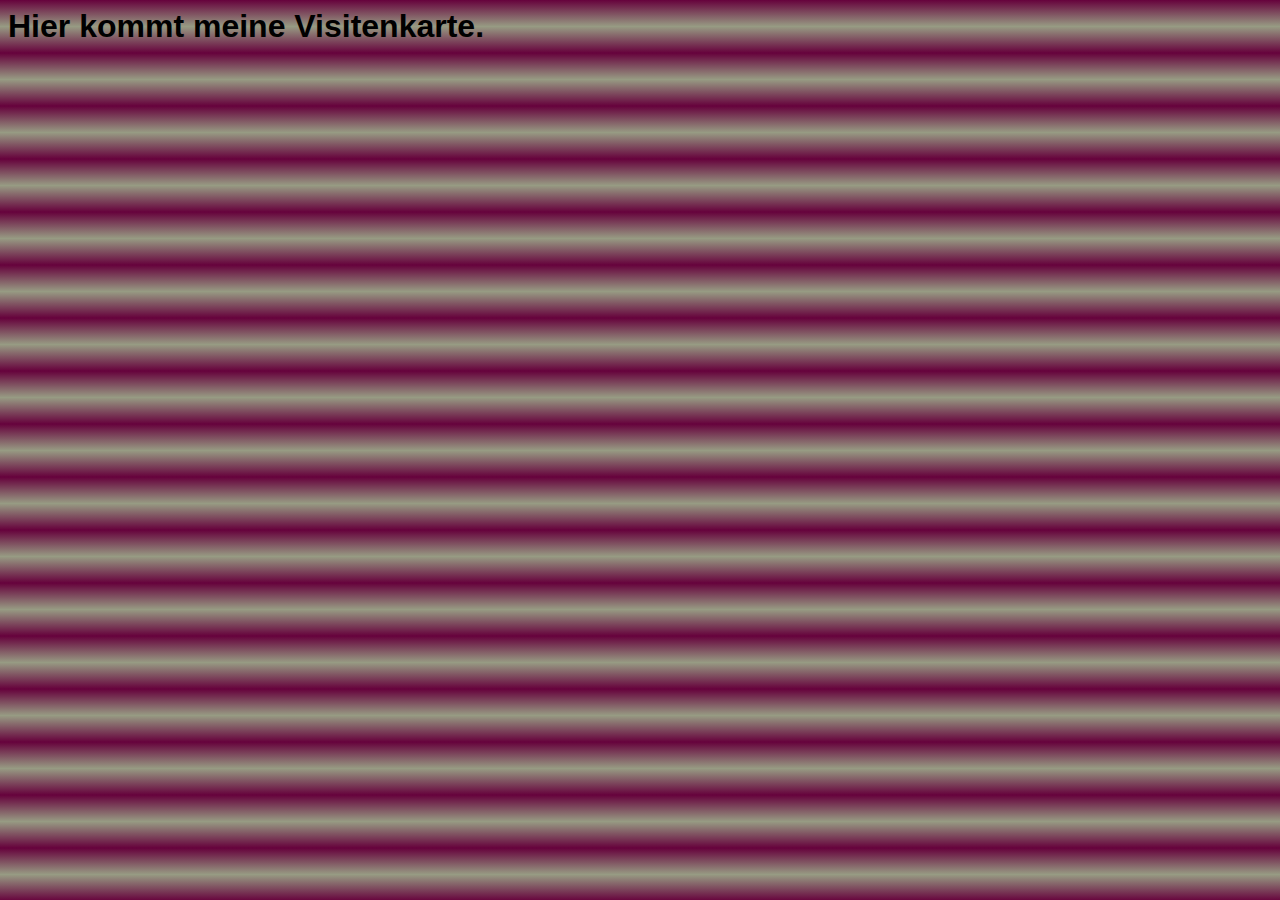
<file: index.html>
<!DOCTYPE html>
<html lang="de">

  <head>
    <meta charset="UTF-8" />
    <meta name="viewport" content="width=device-width, initial-scale=1.0" />
    <meta name="author" content="Sinah Aregger" />
    <meta name="description" content="Ich bin Grafikerin in Ausbildung an der Fachklasse Grafik Luzern."/>
    <link rel="stylesheet" href="style.css" />
    <title>Sinah Aregger</title>
  </head>
  
  <body>
  <h1>Hier kommt meine Visitenkarte.</h1>
  
  </body>
  
</html>
</file>
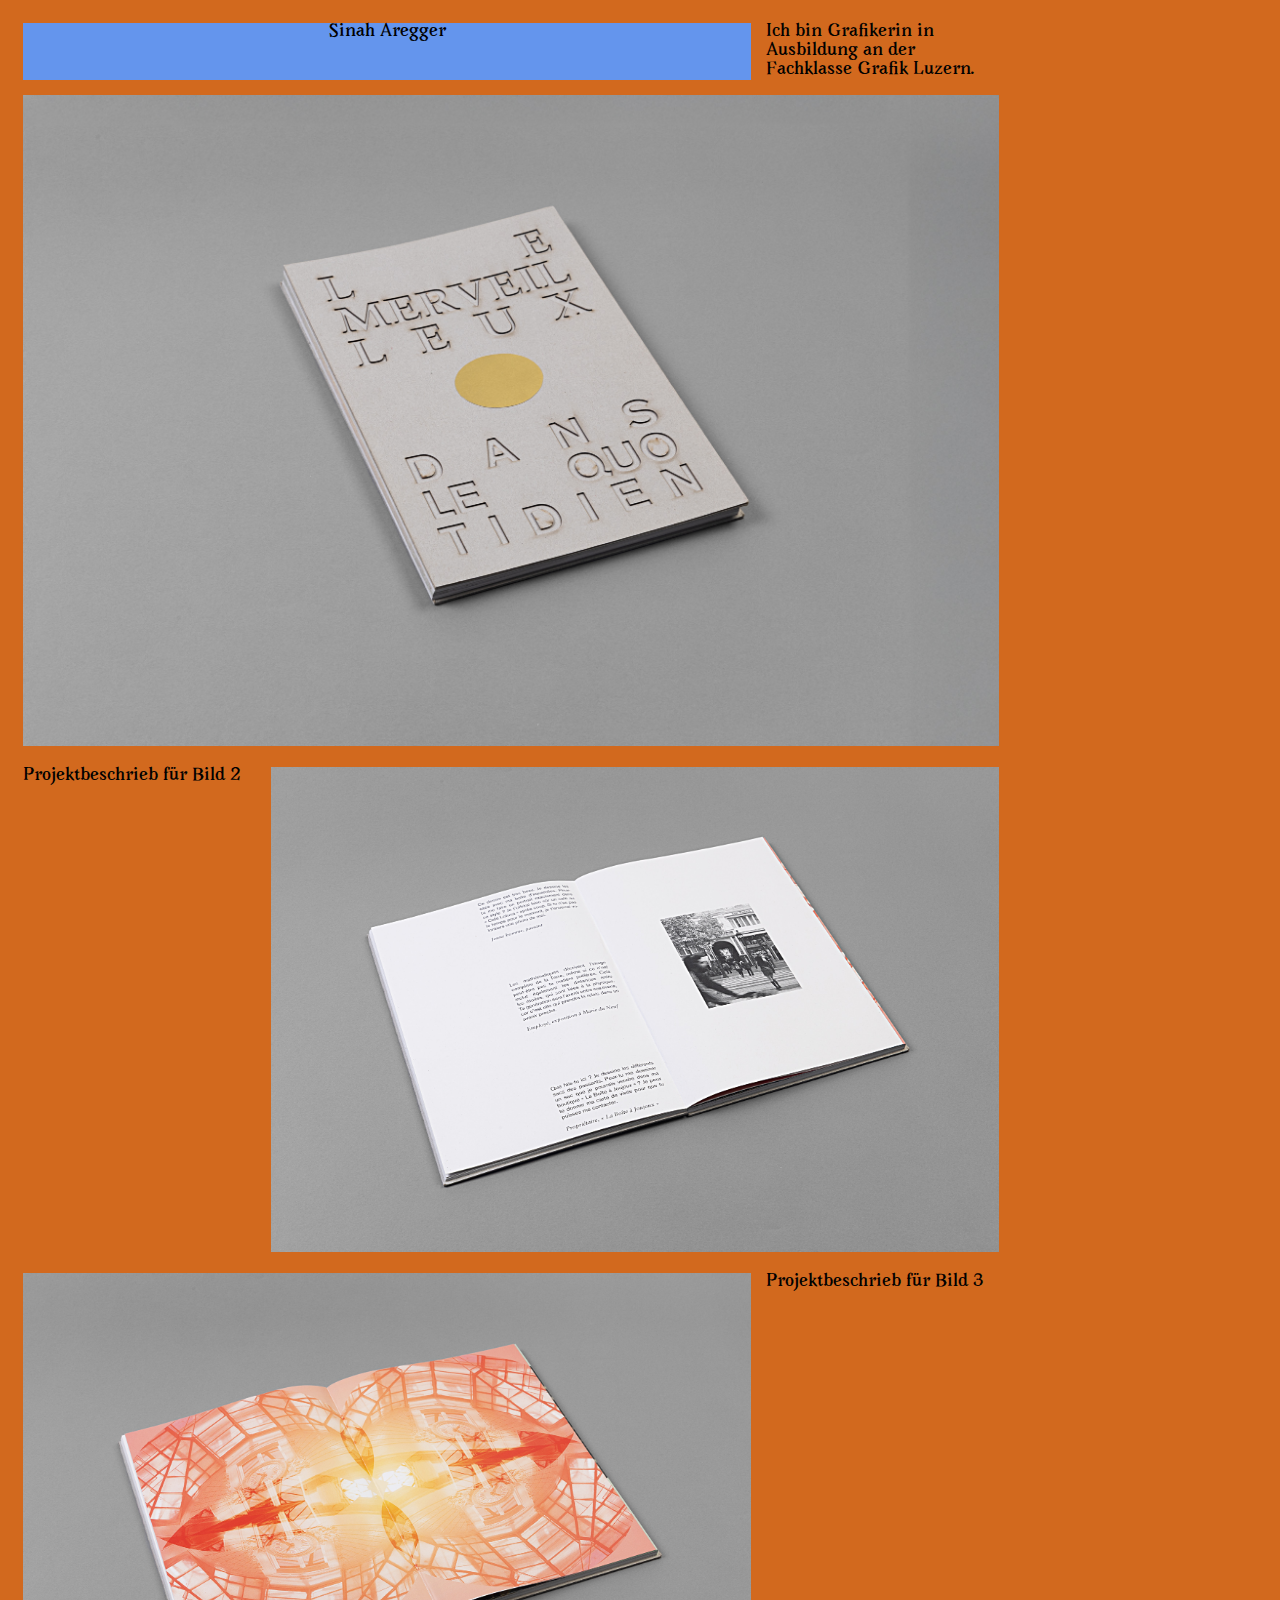
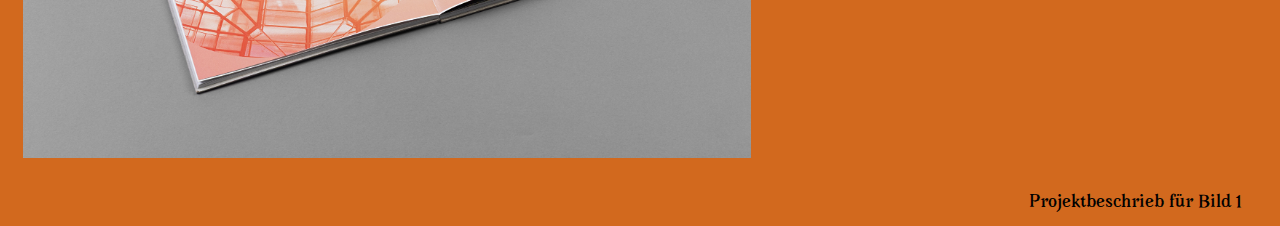
<file: index_v2.html>
<!DOCTYPE html>
<html lang="de">

  <head>
    <meta charset="UTF-8" />
    <meta name="viewport" content="width=device-width, initial-scale=1.0" />
    <meta name="author" content="Sinah Aregger" />
    <meta name="description" content="Ich bin Grafikerin in Ausbildung an der Fachklasse Grafik Luzern."/>
    <link rel="stylesheet" href="style_v2.css" />
    <title>Sinah Aregger</title>
  </head>
  

  <body>
<div class="grid-container">


<div class="name">
  <h1>Sinah Aregger</h1>
</div>

<div class="bio">
<p>Ich bin Grafikerin in Ausbildung an der Fachklasse Grafik Luzern.</p>
</div>

<div class="image-1">
  <img src="data/Aregger-Sinah-Paris-Projekt-1.jpg" />
</div>

<div class="image-2">
  <img src="data/Aregger-Sinah-Paris-Projekt-2.jpg" />
</div>

<div class="image-3">
  <img src="data/Aregger-Sinah-Paris-Projekt-3.jpg" />
</div>

<div class="text-1">
  <p>Projektbeschrieb für Bild 1</p>
</div>

<div class="text-2">
  <p>Projektbeschrieb für Bild 2</p>
</div>

<div class="text-3">
  <p>Projektbeschrieb für Bild 3</p>
</div>


  <!-- ACHTUNG HIER ENDET UNSER GRID CONTAINER -->
</div>








  <!-- ACHTUNG ALLER INHALT MUSS VOR DIESER LINIE REIN -->
  </body>
  
</html>
</file>
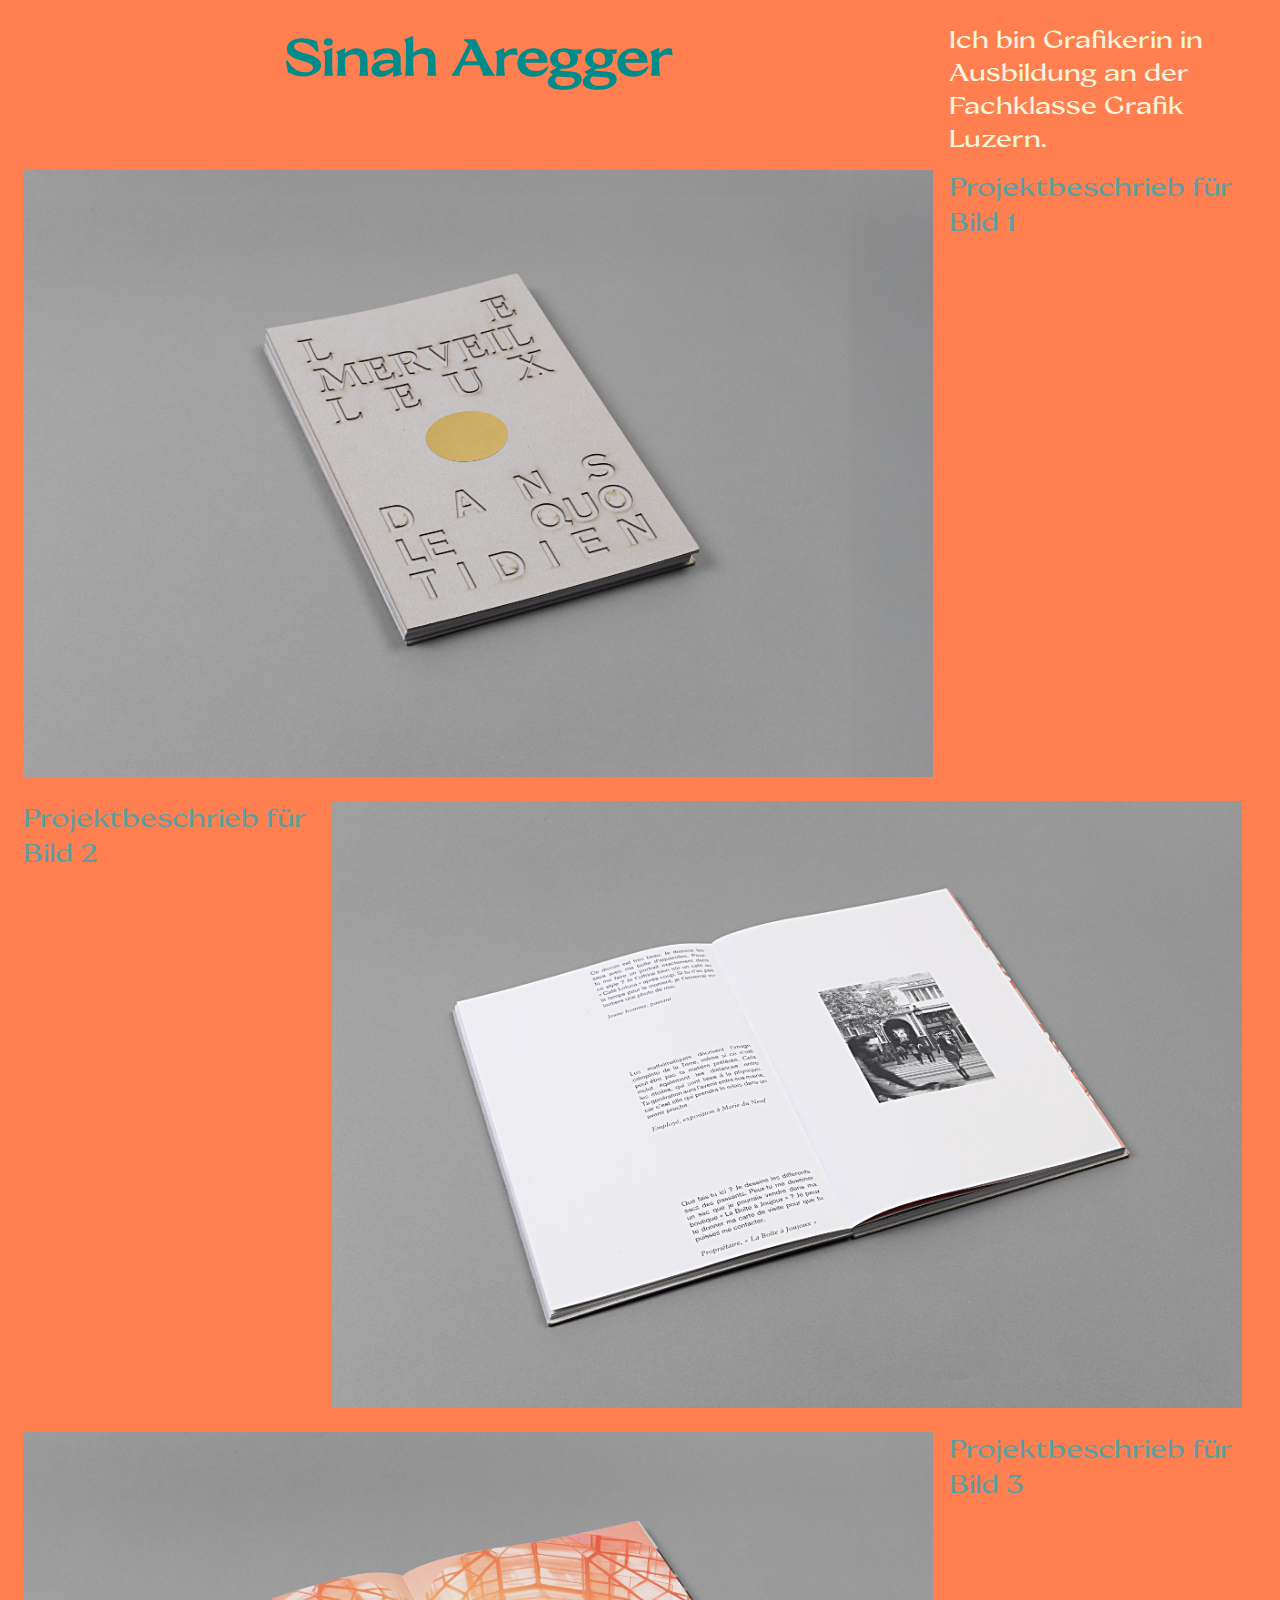
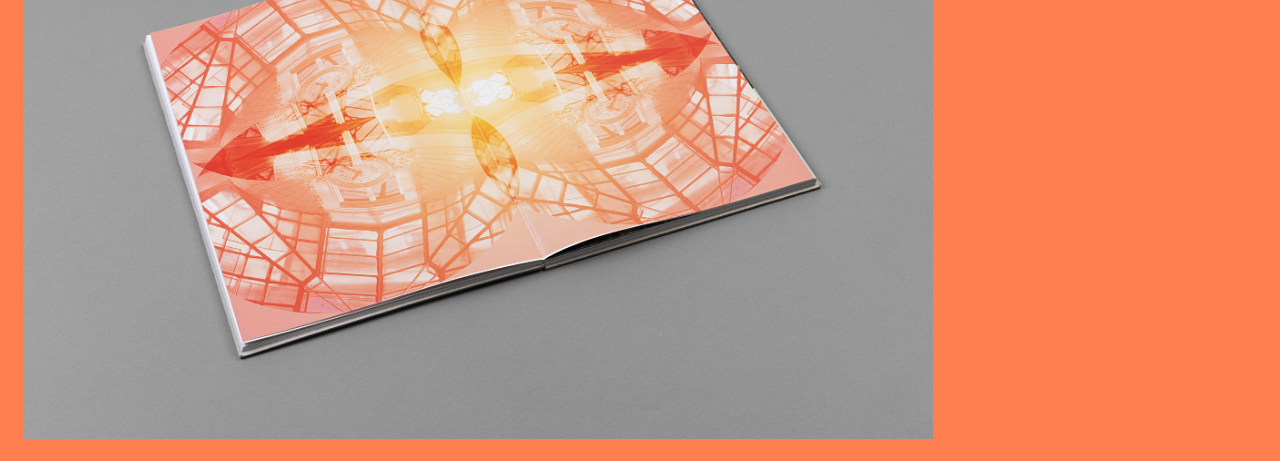
<file: index_v3.html>
<!DOCTYPE html>
<html lang="de">

  <head>
    <meta charset="UTF-8" />
    <meta name="viewport" content="width=device-width, initial-scale=1.0" />
    <meta name="author" content="Sinah Aregger" />
    <meta name="description" content="Ich bin Grafikerin in Ausbildung an der Fachklasse Grafik Luzern."/>
    <link rel="stylesheet" href="style_v3.css" />
    <title>Sinah Aregger</title>
  </head>
  

  <body>
<div class="grid-container">


<div class="name">
  <h1>Sinah Aregger</h1>
</div>

<div class="bio">
<p>Ich bin Grafikerin in Ausbildung an der Fachklasse Grafik Luzern.</p>
</div>

<div class="image-1">
  <img src="data/Aregger-Sinah-Paris-Projekt-1.jpg" />
</div>

<div class="image-2">
  <img src="data/Aregger-Sinah-Paris-Projekt-2.jpg" />
</div>

<div class="image-3">
  <img src="data/Aregger-Sinah-Paris-Projekt-3.jpg" />
</div>

<div class="text-1">
  <p>Projektbeschrieb für Bild 1</p>
</div>

<div class="text-2">
  <p>Projektbeschrieb für Bild 2</p>
</div>

<div class="text-3">
  <p>Projektbeschrieb für Bild 3</p>
</div>


  <!-- ACHTUNG HIER ENDET UNSER GRID CONTAINER -->
</div>








  <!-- ACHTUNG ALLER INHALT MUSS VOR DIESER LINIE REIN -->
  </body>
  
</html>
</file>
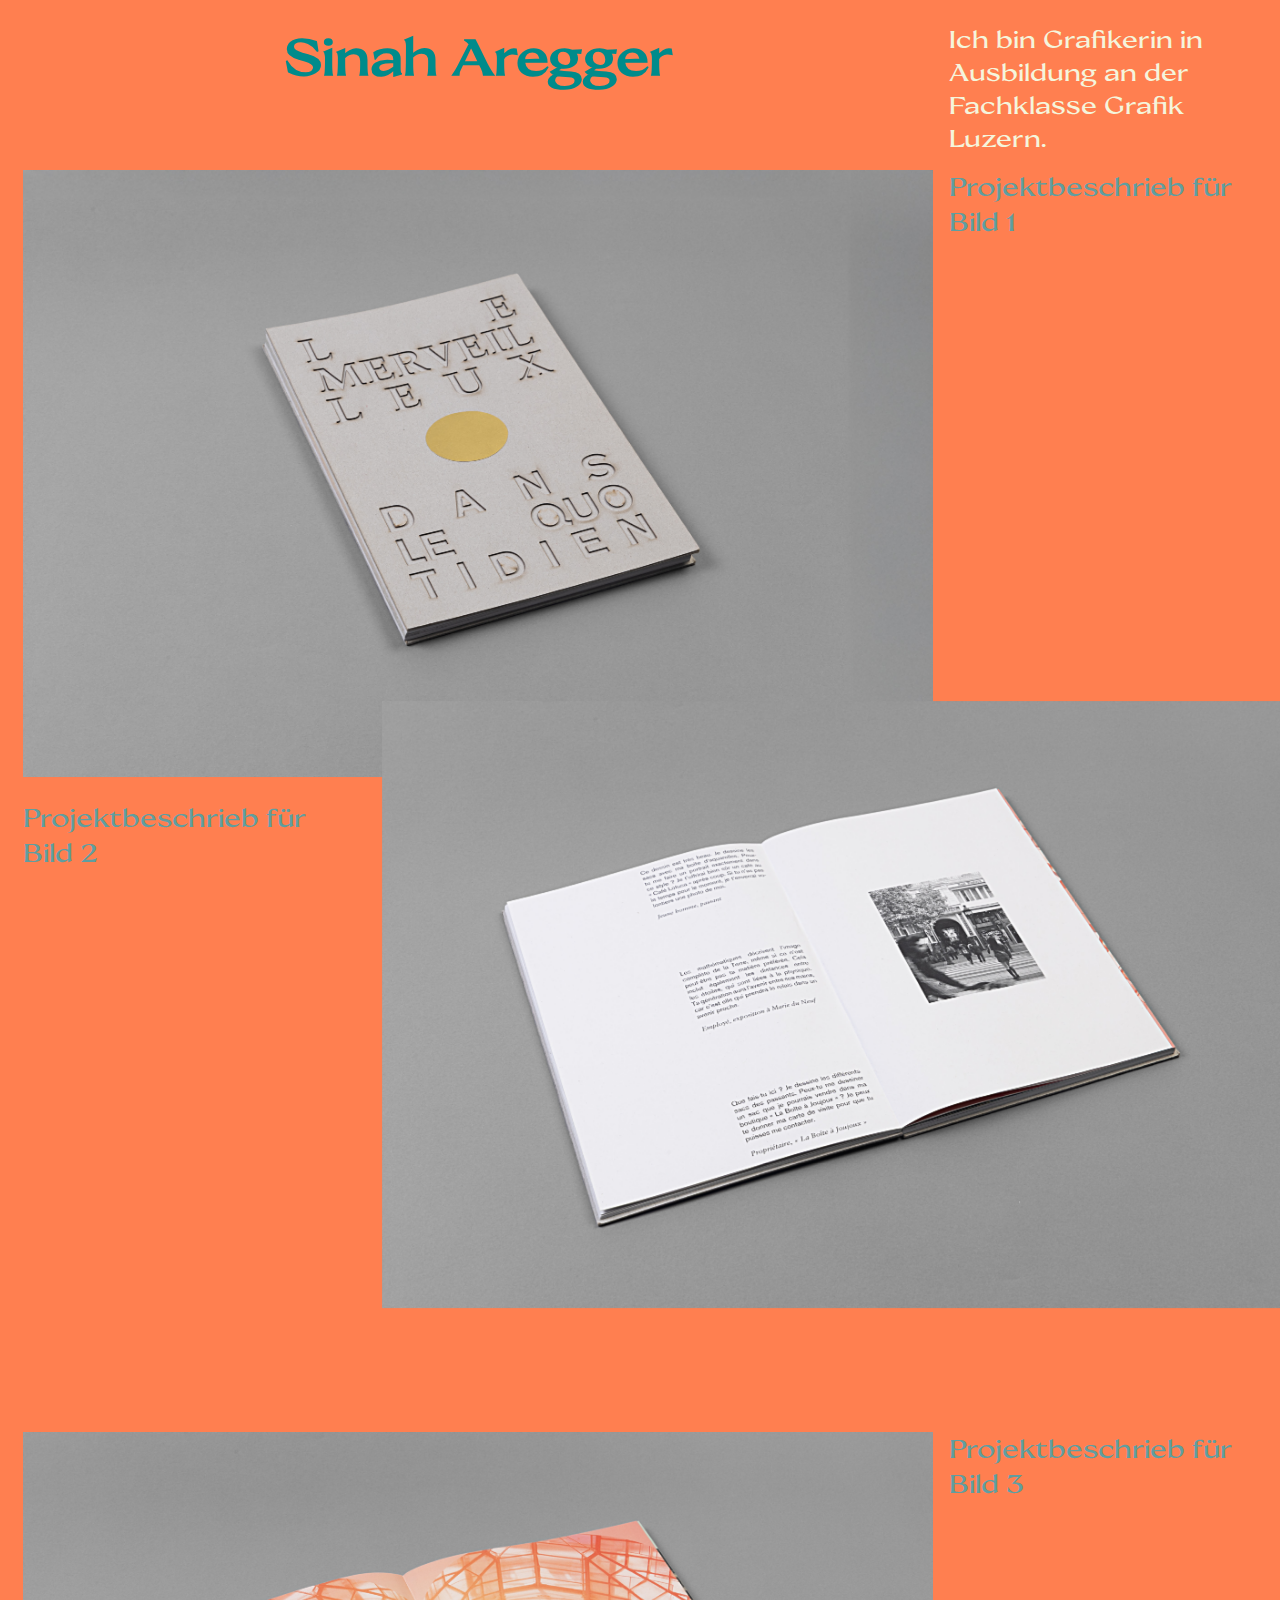
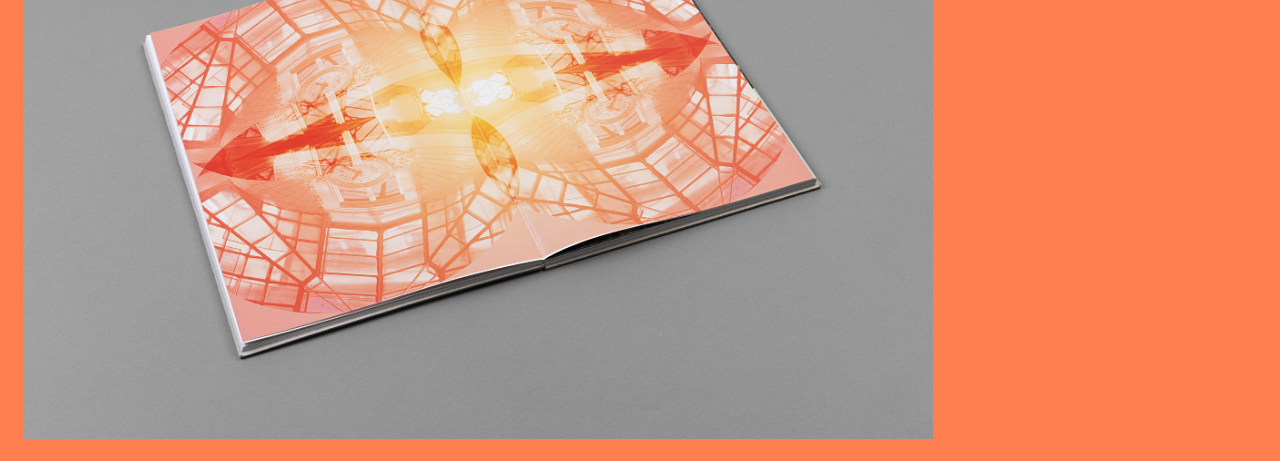
<file: index_v4.html>
<!DOCTYPE html>
<html lang="de">

  <head>
    <meta charset="UTF-8" />
    <meta name="viewport" content="width=device-width, initial-scale=1.0" />
    <meta name="author" content="Sinah Aregger" />
    <meta name="description" content="Ich bin Grafikerin in Ausbildung an der Fachklasse Grafik Luzern."/>
    <link rel="stylesheet" href="style_v4.css" />
    <title>Sinah Aregger</title>
  </head>
  

  <body>
<div class="grid-container">
  
<div class="name">
  <h1><a href="mailto:Sinah_Aregger@sluz.ch">Sinah Aregger</a></h1>
</div>

<div class="bio">
<p>Ich bin Grafikerin in Ausbildung an der Fachklasse Grafik Luzern.</p>
</div>

<div class="image-1">
  <img src="data/Aregger-Sinah-Paris-Projekt-1.jpg" class="a" />
  <img src="data/Aregger-Sinah-Paris-Projekt-4.jpg" class="b" />
</div>

<div class="image-2">
  <img src="data/Aregger-Sinah-Paris-Projekt-2.jpg" />
</div>

<div class="image-3">
  <img src="data/Aregger-Sinah-Paris-Projekt-3.jpg" />
</div>

<div class="text-1">
  <p>Projektbeschrieb für Bild 1</p>
</div>

<div class="text-2">
  <p>Projektbeschrieb für Bild 2</p>
</div>

<div class="text-3">
  <p>Projektbeschrieb für Bild 3</p>
</div>


  <!-- ACHTUNG HIER ENDET UNSER GRID CONTAINER -->
</div>








  <!-- ACHTUNG ALLER INHALT MUSS VOR DIESER LINIE REIN -->
  </body>
  
</html>
</file>
<file: style.css>
img {
    max-width: 100%;
    height: auto; 
}

p, h1 {
    margin: 0;
}

body {
background: linear-gradient(180deg, rgba(102, 2, 60, 1) 0%, rgba(151, 155, 131, 1) 50%, rgba(102, 2, 60, 1) 100%);
    font-family: "iowan-old-style-bt", sans-serif;
font-weight: 400;
font-style: normal;
 overflow-x: visible;
}


a {
    text-decoration: none;
    color: inherit;
}

html {
  scroll-behavior: smooth;
   overflow-x: visible;
}

/* --------------------------------------------------- RASTER --------------------------------------------------- */ 

/* Grid-Container */
.grid-container {
  display: grid;
  padding: 40px;
  column-gap: 80px;  /* Abstand zwischen Spalten */
  row-gap: 40px;     /* Abstand zwischen Zeilen */
  overflow: visible;
  grid-template-columns: 1fr 1fr 1fr;
  grid-template-areas:
  "name name nav"
  ". about about-text"
  "paris . ."
  "paris-1 . sitz "
  "paris-2 schrift sitz-1"
  "paris-3 schrift-1 sitz-2 "
  "paris-4 schrift-2 sitz-3 "
  "paris-5 schrift-3 sitz-4 "
  "paris-text schrift-4 sitz-5"
  ". schrift-5 sitz-text"
  ". schrift-text ."
}

/* --------------------------------------------------- ELEMENTE --------------------------------------------------- */ 


.name {
    grid-area: name;
    margin-top: 120px;
    margin-bottom: 10px;
}

.name h1 {
    text-align: left;
    font-size: 266.667px;
    color: #979B83;
    font-family: "iowan-old-style-bt";
font-weight: 400;
font-style: normal;
line-height: 240px;
}


.nav {
    grid-area: nav;
    display: flex;
    gap: 60px;
    justify-content: right;
}

.nav p {
    font-size: 24px;
    font-weight: 400;
    font-style: italic;
    color:#979B83; 
}


#nav-2 {
  scroll-margin-top: -265px;
}


.nav-3 {
    text-decoration: none;
    color: inherit;
      font-size: 24px;
    font-weight: 400;
    font-style: italic;
    color:#979B83; 
}



.about-text {
    grid-area: about-text;
    align-self: end;
    
}

.about-text p {
    font-size: 24px;
    text-align: left;
     color:#66023C;
    font-family: "iowan-old-style-bt";
}

.italic-link {
  font-style: italic !important;
  font-family: "iowan-old-style-bt" !important;
  color:#979B83;
}

.paris {
    grid-area: paris;
    align-self: end;
    margin-top: 40px;
    margin-bottom: -30px;

}

.paris p,
.sitz p,
.schrift p {
    font-size: 69.3px;
    grid-column: 1;
    color:#66023C;
}

.paris-1 img, .paris-2 img, .paris-3 img, .paris-4 img, .paris-5 img,
.sitz-1 img, .sitz-2 img, .sitz-3 img, .sitz-4 img, .sitz-5 img,
.schrift-1 img, .schrift-2 img, .schrift-3 img, .schrift-4 img, .schrift-5 img {
    position: relative;
    z-index: 1;
}

.paris-1 img:hover, .paris-2 img:hover, .paris-3 img:hover, .paris-4 img:hover, .paris-5 img:hover,
.sitz-1 img:hover, .sitz-2 img:hover, .sitz-3 img:hover, .sitz-4 img:hover, .sitz-5 img:hover,
.schrift-1 img:hover, .schrift-2 img:hover, .schrift-3 img:hover, .schrift-4 img:hover, .schrift-5 img:hover {
    z-index: 999;
}


.paris-1 {
    grid-area: paris-1;     
}

.paris-1 img {
    transition: transform 0.3s ease;
    transform-origin: left center;
}

.paris-1 img:hover {
    transform: scale(2.16);
}


.paris-2 {
    grid-area: paris-2;
}

.paris-2 img {
 transition: transform 0.3s ease;
 transform-origin: left;
}

.paris-2 img:hover {
 transform: scale(2.16);
}


.paris-3 {
    grid-area: paris-3;
}

.paris-3 img {
    transition: transform 0.3s ease;
    transform-origin: left;
}   

.paris-3 img:hover {
    transform: scale(2.16);
}


.paris-4 {
    grid-area: paris-4;
}

.paris-4 img {
    transition: transform 0.3s ease;
    transform-origin: left;
}   

.paris-4 img:hover {
    transform: scale(2.16);
}


.paris-5 {
    grid-area: paris-5;
}

.paris-5 img {
    transition: transform 0.3s ease;
    transform-origin: left;
}   

.paris-5 img:hover {
    transform: scale(2.16);
}


.paris-text {
    grid-area: paris-text;
}

.paris-text p {
    font-size: 24px;
    color: #979B83;
}


.sitz {
    grid-area: sitz;
    align-self: end;
    margin-bottom: -30px;
}


.sitz-1 {
    grid-area: sitz-1;
}

.sitz-1 img {
    transition: transform 0.3s ease;
    transform-origin: right;
}   

.sitz-1 img:hover {
    transform: scale(2.16);
}


.sitz-2 {
    grid-area: sitz-2;
}

.sitz-2 img {
    transition: transform 0.3s ease;
    transform-origin: right;
}   

.sitz-2 img:hover {
    transform: scale(2.16);
}


.sitz-3 {
    grid-area: sitz-3;
}

.sitz-3 img {
    transition: transform 0.3s ease;
    transform-origin: right;
}   

.sitz-3 img:hover {
    transform: scale(2.16);
}


.sitz-4 {
    grid-area: sitz-4;
    overflow: visible;
}

.sitz-4 img {
    transition: transform 0.3s ease;
    transform-origin: right;
}   

.sitz-4 img:hover {
    transform: scale(2.16);
    transform-origin: right;
}


.sitz-5 {
    grid-area: sitz-5;
}

.sitz-5 img {
    transition: transform 0.3s ease;
    transform-origin: right;
}   

.sitz-5 img:hover {
    transform: scale(2.16);
}


.sitz-text {
grid-area: sitz-text;
}

.sitz-text p {
    font-size: 24px;
    color: #979B83;
}


.schrift {
    grid-area: schrift;
    align-self: end;
    margin-bottom: -30px;
}


.schrift-1 {
    grid-area: schrift-1;
}

.schrift-1 img {
    transition: transform 0.3s ease;
    transform-origin: center;
}   

.schrift-1 img:hover {
    transform: scale(2.16);
}


.schrift-2 {
    grid-area: schrift-2;
}

.schrift-2 img {
    transition: transform 0.3s ease;
    transform-origin: center;
}   

.schrift-2 img:hover {
    transform: scale(2.16);
}


.schrift-3 {
    grid-area: schrift-3;
}

.schrift-3 img {
    transition: transform 0.3s ease;
    transform-origin: center;
}   

.schrift-3 img:hover {
    transform: scale(2.16);
}


.schrift-4 {
    grid-area: schrift-4;
}

.sitz-4 img {
    transition: transform 0.3s ease;
    transform-origin: center;
}   

.schrift-4 img:hover {
    transform: scale(2.16);
}


.schrift-5 {
    grid-area: schrift-5;
}

.schrift-5 img {
    transition: transform 0.3s ease;
    transform-origin: center;
}   

.schrift-5 img:hover {
    transform: scale(2.16);
}


.schrift-text {
    grid-area: schrift-text;
}

.schrift-text p {
    font-size: 24px;
    color: #979B83;
}

.grid-container:has(.paris-1:hover) .sitz,
.grid-container:has(.paris-1:hover) .sitz-1,
.grid-container:has(.paris-1:hover) .sitz-2,
.grid-container:has(.paris-1:hover) .sitz-3,
.grid-container:has(.paris-1:hover) .sitz-4,
.grid-container:has(.paris-1:hover) .sitz-5,
.grid-container:has(.paris-1:hover) .sitz-text,
.grid-container:has(.paris-1:hover) .schrift,
.grid-container:has(.paris-1:hover) .schrift-1,
.grid-container:has(.paris-1:hover) .schrift-2,
.grid-container:has(.paris-1:hover) .schrift-3,
.grid-container:has(.paris-1:hover) .schrift-4,
.grid-container:has(.paris-1:hover) .schrift-5,
.grid-container:has(.paris-1:hover) .schrift-text {
    filter: opacity(25%);
    transition: filter 0.3s ease-in-out
}

.grid-container:has(.paris-2:hover) .sitz,
.grid-container:has(.paris-2:hover) .sitz-1,
.grid-container:has(.paris-2:hover) .sitz-2,
.grid-container:has(.paris-2:hover) .sitz-3,
.grid-container:has(.paris-2:hover) .sitz-4,
.grid-container:has(.paris-2:hover) .sitz-5,
.grid-container:has(.paris-2:hover) .sitz-text,
.grid-container:has(.paris-2:hover) .schrift,
.grid-container:has(.paris-2:hover) .schrift-1,
.grid-container:has(.paris-2:hover) .schrift-2,
.grid-container:has(.paris-2:hover) .schrift-3,
.grid-container:has(.paris-2:hover) .schrift-4,
.grid-container:has(.paris-2:hover) .schrift-5, 
.grid-container:has(.paris-1:hover) .schrift-text {
    filter: opacity(25%);
    transition: filter 0.3s ease-in-out
}

.grid-container:has(.paris-3:hover) .sitz,
.grid-container:has(.paris-3:hover) .sitz-1,
.grid-container:has(.paris-3:hover) .sitz-2,
.grid-container:has(.paris-3:hover) .sitz-3,
.grid-container:has(.paris-3:hover) .sitz-4,
.grid-container:has(.paris-3:hover) .sitz-5,
.grid-container:has(.paris-3:hover) .sitz-text,
.grid-container:has(.paris-3:hover) .schrift,
.grid-container:has(.paris-3:hover) .schrift-1,
.grid-container:has(.paris-3:hover) .schrift-2,
.grid-container:has(.paris-3:hover) .schrift-3,
.grid-container:has(.paris-3:hover) .schrift-4,
.grid-container:has(.paris-3:hover) .schrift-5,
.grid-container:has(.paris-1:hover) .schrift-text {
    filter: opacity(25%);
    transition: filter 0.3s ease-in-out
}

.grid-container:has(.paris-4:hover) .sitz,
.grid-container:has(.paris-4:hover) .sitz-1,
.grid-container:has(.paris-4:hover) .sitz-2,
.grid-container:has(.paris-4:hover) .sitz-3,
.grid-container:has(.paris-4:hover) .sitz-4,
.grid-container:has(.paris-4:hover) .sitz-5,
.grid-container:has(.paris-4:hover) .sitz-text,
.grid-container:has(.paris-4:hover) .schrift,
.grid-container:has(.paris-4:hover) .schrift-1,
.grid-container:has(.paris-4:hover) .schrift-2,
.grid-container:has(.paris-4:hover) .schrift-3,
.grid-container:has(.paris-4:hover) .schrift-4,
.grid-container:has(.paris-4:hover) .schrift-5,
.grid-container:has(.paris-1:hover) .schrift-text {
    filter: opacity(25%);
    transition: filter 0.3s ease-in-out
}

.grid-container:has(.paris-5:hover) .sitz,
.grid-container:has(.paris-5:hover) .sitz-1,
.grid-container:has(.paris-5:hover) .sitz-2,
.grid-container:has(.paris-5:hover) .sitz-3,
.grid-container:has(.paris-5:hover) .sitz-4,
.grid-container:has(.paris-5:hover) .sitz-5,
.grid-container:has(.paris-5:hover) .sitz-text,
.grid-container:has(.paris-5:hover) .schrift,
.grid-container:has(.paris-5:hover) .schrift-1,
.grid-container:has(.paris-5:hover) .schrift-2,
.grid-container:has(.paris-5:hover) .schrift-3,
.grid-container:has(.paris-5:hover) .schrift-4,
.grid-container:has(.paris-5:hover) .schrift-5,
.grid-container:has(.paris-1:hover) .schrift-text {
    filter: opacity(25%);
    transition: filter 0.3s ease-in-out
}

.grid-container:has(.paris-text:hover) .sitz,
.grid-container:has(.paris-text:hover) .sitz-1,
.grid-container:has(.paris-text:hover) .sitz-2,
.grid-container:has(.paris-text:hover) .sitz-3,
.grid-container:has(.paris-text:hover) .sitz-4,
.grid-container:has(.paris-text:hover) .sitz-5,
.grid-container:has(.paris-text:hover) .sitz-text,
.grid-container:has(.paris-text:hover) .schrift,
.grid-container:has(.paris-text:hover) .schrift-1,
.grid-container:has(.paris-text:hover) .schrift-2,
.grid-container:has(.paris-text:hover) .schrift-3,
.grid-container:has(.paris-text:hover) .schrift-4,
.grid-container:has(.paris-text:hover) .schrift-5,
.grid-container:has(.paris-text:hover) .schrift-text {
    filter: opacity(25%);
    transition: filter 0.3s ease-in-out
}


.grid-container:has(.sitz-1:hover) .paris,
.grid-container:has(.sitz-1:hover) .paris-1,
.grid-container:has(.sitz-1:hover) .paris-2,
.grid-container:has(.sitz-1:hover) .paris-3,
.grid-container:has(.sitz-1:hover) .paris-4,
.grid-container:has(.sitz-1:hover) .paris-5,
.grid-container:has(.sitz-1:hover) .paris-text,
.grid-container:has(.sitz-1:hover) .schrift,
.grid-container:has(.sitz-1:hover) .schrift-1,
.grid-container:has(.sitz-1:hover) .schrift-2,
.grid-container:has(.sitz-1:hover) .schrift-3,
.grid-container:has(.sitz-1:hover) .schrift-4,
.grid-container:has(.sitz-1:hover) .schrift-5,
.grid-container:has(.sitz-1:hover) .schrift-text {
    filter: opacity(25%);
    transition: filter 0.3s ease-in-out
}

.grid-container:has(.sitz-2:hover) .paris,
.grid-container:has(.sitz-2:hover) .paris-1,
.grid-container:has(.sitz-2:hover) .paris-2,
.grid-container:has(.sitz-2:hover) .paris-3,
.grid-container:has(.sitz-2:hover) .paris-4,
.grid-container:has(.sitz-2:hover) .paris-5,
.grid-container:has(.sitz-2:hover) .paris-text,
.grid-container:has(.sitz-2:hover) .schrift,
.grid-container:has(.sitz-2:hover) .schrift-1,
.grid-container:has(.sitz-2:hover) .schrift-2,
.grid-container:has(.sitz-2:hover) .schrift-3,
.grid-container:has(.sitz-2:hover) .schrift-4,
.grid-container:has(.sitz-2:hover) .schrift-5,
.grid-container:has(.sitz-2:hover) .schrift-text {
    filter: opacity(25%);
    transition: filter 0.3s ease-in-out
}

.grid-container:has(.sitz-3:hover) .paris,
.grid-container:has(.sitz-3:hover) .paris-1,
.grid-container:has(.sitz-3:hover) .paris-2,
.grid-container:has(.sitz-3:hover) .paris-3,
.grid-container:has(.sitz-3:hover) .paris-4,
.grid-container:has(.sitz-3:hover) .paris-5,
.grid-container:has(.sitz-3:hover) .paris-text,
.grid-container:has(.sitz-3:hover) .schrift,
.grid-container:has(.sitz-3:hover) .schrift-1,
.grid-container:has(.sitz-3:hover) .schrift-2,
.grid-container:has(.sitz-3:hover) .schrift-3,
.grid-container:has(.sitz-3:hover) .schrift-4,
.grid-container:has(.sitz-3:hover) .schrift-5,
.grid-container:has(.sitz-3:hover) .schrift-text {
    filter: opacity(25%);
    transition: filter 0.3s ease-in-out
}

.grid-container:has(.sitz-4:hover) .paris,
.grid-container:has(.sitz-4:hover) .paris-1,
.grid-container:has(.sitz-4:hover) .paris-2,
.grid-container:has(.sitz-4:hover) .paris-3,
.grid-container:has(.sitz-4:hover) .paris-4,
.grid-container:has(.sitz-4:hover) .paris-5,
.grid-container:has(.sitz-4:hover) .paris-text,
.grid-container:has(.sitz-4:hover) .schrift,
.grid-container:has(.sitz-4:hover) .schrift-1,
.grid-container:has(.sitz-4:hover) .schrift-2,
.grid-container:has(.sitz-4:hover) .schrift-3,
.grid-container:has(.sitz-4:hover) .schrift-4,
.grid-container:has(.sitz-4:hover) .schrift-5,
.grid-container:has(.sitz-4:hover) .schrift-text {
    filter: opacity(25%);
    transition: filter 0.3s ease-in-out
}

.grid-container:has(.sitz-5:hover) .paris,
.grid-container:has(.sitz-5:hover) .paris-1,
.grid-container:has(.sitz-5:hover) .paris-2,
.grid-container:has(.sitz-5:hover) .paris-3,
.grid-container:has(.sitz-5:hover) .paris-4,
.grid-container:has(.sitz-5:hover) .paris-5,
.grid-container:has(.sitz-5:hover) .paris-text,
.grid-container:has(.sitz-5:hover) .schrift,
.grid-container:has(.sitz-5:hover) .schrift-1,
.grid-container:has(.sitz-5:hover) .schrift-2,
.grid-container:has(.sitz-5:hover) .schrift-3,
.grid-container:has(.sitz-5:hover) .schrift-4,
.grid-container:has(.sitz-5:hover) .schrift-5,
.grid-container:has(.sitz-5:hover) .schrift-text {
    filter: opacity(25%);
    transition: filter 0.3s ease-in-out
}

.grid-container:has(.sitz-text:hover) .paris,
.grid-container:has(.sitz-text:hover) .paris-1,
.grid-container:has(.sitz-text:hover) .paris-2,
.grid-container:has(.sitz-text:hover) .paris-3,
.grid-container:has(.sitz-text:hover) .paris-4,
.grid-container:has(.sitz-text:hover) .paris-5,
.grid-container:has(.sitz-text:hover) .paris-text,
.grid-container:has(.sitz-text:hover) .schrift,
.grid-container:has(.sitz-text:hover) .schrift-1,
.grid-container:has(.sitz-text:hover) .schrift-2,
.grid-container:has(.sitz-text:hover) .schrift-3,
.grid-container:has(.sitz-text:hover) .schrift-4,
.grid-container:has(.sitz-text:hover) .schrift-5,
.grid-container:has(.sitz-text:hover) .schrift-text {
    filter: opacity(25%);
    transition: filter 0.3s ease-in-out
}


.grid-container:has(.schrift:hover) .paris,
.grid-container:has(.schrift:hover) .paris-1,
.grid-container:has(.schrift:hover) .paris-2,
.grid-container:has(.schrift:hover) .paris-3,
.grid-container:has(.schrift:hover) .paris-4,
.grid-container:has(.schrift:hover) .paris-5,
.grid-container:has(.schrift:hover) .paris-text,
.grid-container:has(.schrift:hover) .sitz,
.grid-container:has(.schrift:hover) .sitz-1,
.grid-container:has(.schrift:hover) .sitz-2,
.grid-container:has(.schrift:hover) .sitz-3,
.grid-container:has(.schrift:hover) .sitz-4,
.grid-container:has(.schrift:hover) .sitz-5,
.grid-container:has(.schrift:hover) .sitz-text {
    filter: opacity(25%);
    transition: filter 0.3s ease-in-out
}

.grid-container:has(.schrift-1:hover) .paris,
.grid-container:has(.schrift-1:hover) .paris-1,
.grid-container:has(.schrift-1:hover) .paris-2,
.grid-container:has(.schrift-1:hover) .paris-3,
.grid-container:has(.schrift-1:hover) .paris-4,
.grid-container:has(.schrift-1:hover) .paris-5,
.grid-container:has(.schrift-1:hover) .paris-text,
.grid-container:has(.schrift-1:hover) .sitz,
.grid-container:has(.schrift-1:hover) .sitz-1,
.grid-container:has(.schrift-1:hover) .sitz-2,
.grid-container:has(.schrift-1:hover) .sitz-3,
.grid-container:has(.schrift-1:hover) .sitz-4,
.grid-container:has(.schrift-1:hover) .sitz-5,
.grid-container:has(.schrift-1:hover) .sitz-text {
    filter: opacity(25%);
    transition: filter 0.3s ease-in-out
}

.grid-container:has(.schrift-2:hover) .paris,
.grid-container:has(.schrift-2:hover) .paris-1,
.grid-container:has(.schrift-2:hover) .paris-2,
.grid-container:has(.schrift-2:hover) .paris-3,
.grid-container:has(.schrift-2:hover) .paris-4,
.grid-container:has(.schrift-2:hover) .paris-5,
.grid-container:has(.schrift-2:hover) .paris-text,
.grid-container:has(.schrift-2:hover) .sitz,
.grid-container:has(.schrift-2:hover) .sitz-1,
.grid-container:has(.schrift-2:hover) .sitz-2,
.grid-container:has(.schrift-2:hover) .sitz-3,
.grid-container:has(.schrift-2:hover) .sitz-4,
.grid-container:has(.schrift-2:hover) .sitz-5,
.grid-container:has(.schrift-1:hover) .sitz-text {
    filter: opacity(25%);
    transition: filter 0.3s ease-in-out
}

.grid-container:has(.schrift-3:hover) .paris,
.grid-container:has(.schrift-3:hover) .paris-1,
.grid-container:has(.schrift-3:hover) .paris-2,
.grid-container:has(.schrift-3:hover) .paris-3,
.grid-container:has(.schrift-3:hover) .paris-4,
.grid-container:has(.schrift-3:hover) .paris-5,
.grid-container:has(.schrift-3:hover) .paris-text,
.grid-container:has(.schrift-3:hover) .sitz,
.grid-container:has(.schrift-3:hover) .sitz-1,
.grid-container:has(.schrift-3:hover) .sitz-2,
.grid-container:has(.schrift-3:hover) .sitz-3,
.grid-container:has(.schrift-3:hover) .sitz-4,
.grid-container:has(.schrift-3:hover) .sitz-5,
.grid-container:has(.schrift-3:hover) .sitz-text {
    filter: opacity(25%);
    transition: filter 0.3s ease-in-out
}

.grid-container:has(.schrift-4:hover) .paris,
.grid-container:has(.schrift-4:hover) .paris-1,
.grid-container:has(.schrift-4:hover) .paris-2,
.grid-container:has(.schrift-4:hover) .paris-3,
.grid-container:has(.schrift-4:hover) .paris-4,
.grid-container:has(.schrift-4:hover) .paris-5,
.grid-container:has(.schrift-4:hover) .paris-text,
.grid-container:has(.schrift-4:hover) .sitz,
.grid-container:has(.schrift-4:hover) .sitz-1,
.grid-container:has(.schrift-4:hover) .sitz-2,
.grid-container:has(.schrift-4:hover) .sitz-3,
.grid-container:has(.schrift-4:hover) .sitz-4,
.grid-container:has(.schrift-4:hover) .sitz-5,
.grid-container:has(.schrift-4:hover) .sitz-text {
    filter: opacity(25%);
    transition: filter 0.3s ease-in-out
}

grid-container:has(.schrift-5:hover) .paris,
.grid-container:has(.schrift-5:hover) .paris-1,
.grid-container:has(.schrift-5:hover) .paris-2,
.grid-container:has(.schrift-5:hover) .paris-3,
.grid-container:has(.schrift-5:hover) .paris-4,
.grid-container:has(.schrift-5:hover) .paris-5,
.grid-container:has(.schrift-5:hover) .paris-text,
.grid-container:has(.schrift-5:hover) .sitz,
.grid-container:has(.schrift-5:hover) .sitz-1,
.grid-container:has(.schrift-5:hover) .sitz-2,
.grid-container:has(.schrift-5:hover) .sitz-3,
.grid-container:has(.schrift-5:hover) .sitz-4,
.grid-container:has(.schrift-5:hover) .sitz-5,
.grid-container:has(.schrift-5:hover) .sitz-text {
    filter: opacity(25%);
    transition: filter 0.3s ease-in-out
}

grid-container:has(.schrift-text:hover) .paris,
.grid-container:has(.schrift-text:hover) .paris-1,
.grid-container:has(.schrift-text:hover) .paris-2,
.grid-container:has(.schrift-text:hover) .paris-3,
.grid-container:has(.schrift-text:hover) .paris-4,
.grid-container:has(.schrift-text:hover) .paris-5,
.grid-container:has(.schrift-text:hover) .paris-text,
.grid-container:has(.schrift-text:hover) .sitz,
.grid-container:has(.schrift-text:hover) .sitz-1,
.grid-container:has(.schrift-text:hover) .sitz-2,
.grid-container:has(.schrift-text:hover) .sitz-3,
.grid-container:has(.schrift-text:hover) .sitz-4,
.grid-container:has(.schrift-text:hover) .sitz-5,
.grid-container:has(.schrift-text:hover) .sitz-text {
    filter: opacity(25%);
    transition: filter 0.3s ease-in-out
}
</file>
<file: style_v2.css>
img {
    max-width: 100%;
    height: auto; 
}

@font-face {
    font-family: "Avara-Bold";
    src: url("fonts/Avara-Bold.woff2") format("woff2");
}

body {
    background-color: chocolate;
    font-family: "Avara-Bold", serif;
}

h1 {
    margin: 0;
}

p {
    margin: 0;
}

.grid-container {
display: grid;  
padding: 15px 30px 5px 15px;  
gap: 15px;
grid-template-columns: 1fr 1fr 1fr 1fr;
grid-template-areas: 
"name name name bio"
"image-1 image-1 image-1 image-1"
"text-2 image-2 image-2 image-2"
"image-3 image-3 image-3 text-3";
}

.name {
    grid-area: name;
    background-color: cornflowerblue;
}

.name h1 {
    text-align: center;
    font-size: medium;
}

.bio {
    grid-area: bio;
}

.image-1 {
    grid-area: image-1;
}

.image-2 {
    grid-area: image-2;
}

.image-3 {
    grid-area: image-3;
}

.text-1 {
    grid-area: text-1;
}

.text-2 {
    grid-area: text-2;
}

.text-3 {
    grid-area: text-3;
}
</file>
<file: style_v3.css>
img {
    max-width: 100%;
    height: auto; 
}

@font-face {
    font-family: "Coconat-Demi";
    src: url("fonts/Coconat-Demi.woff") format("woff2");
    font-size: large;
    color: cadetblue;
}

body {
    background-color: coral;
    font-family: "Coconat-Demi", serif;
    color: cadetblue;
    font-size: 25px;
}

h1 {
    margin: 0;
}

p {
    margin: 0;
}

.grid-container {
display: grid;  
padding: 15px 30px 5px 15px;  
gap: 15px;
grid-template-columns: 1fr 1fr 1fr 1fr;
grid-template-areas: 
"name name name bio"
"image-1 image-1 image-1 text-1"
"text-2 image-2 image-2 image-2"
"image-3 image-3 image-3 text-3";
}



.name {
    grid-area: name;
     position: sticky;
    top: 0;
}

.name h1 {
    text-align: center;
    font-size: 50px;
    color: darkcyan;
    text-decoration: wavy;
    margin: 0;
    transition: color 0.5s ease;
}

.name h1:hover {
color: beige;
}

.bio {
    grid-area: bio;
    color: beige;
}

.bio p {
color: beige;
font-size: 24px;
opacity: 1;
transition: opacity 0.3s ease;
}

.bio p:hover{
    opacity: 0.5s;
}

.image-1 {
    grid-area: image-1;
}

.image-1 img {
    transition: transform 0.5s ease
}

.image-1 img:hover {
    transform: scale(1.1);
}

.image-2 {
    grid-area: image-2;
}

.image-2 img {
    box-shadow: 0 0 0 rgba(0, 0, 0, 0);
    transition: box-shadow 0.3s ease;
}

.image-2 img:hover {
    box-shadow: 0 10px 20px rgba(0, 0, 0, 1);
}

.image-3 {
    grid-area: image-3;
}

.image-3 img {
    transition: transform 0.5s ease;
}

.image-3 img:hover {
    transform: rotate(10deg);
}

.text-1 {
    grid-area: text-1;
}

.text-2 {
    grid-area: text-2;
}

.text-3 {
    grid-area: text-3;
}
</file>
<file: style_v4.css>
img {
    max-width: 100%;
    height: auto; 
}

@font-face {
    font-family: "Coconat-Demi";
    src: url("fonts/Coconat-Demi.woff") format("woff2");
    font-size: large;
    color: cadetblue;
}

body {
    background-color: coral;
    font-family: "Coconat-Demi", serif;
    color: cadetblue;
    font-size: 25px;
}

h1 {
    margin: 0;
}

p {
    margin: 0;
}

a {
color: inherit;
text-decoration: none;
}

a:hover {
color: beige;
}
/* --------------------------------------------------- RASTER --------------------------------------------------- */ 

.grid-container {
display: grid;  
padding: 15px 30px 5px 15px;  
gap: 15px;
grid-template-columns: 1fr 1fr 1fr 1fr;
grid-template-areas: 
"name name name bio"
"image-1 image-1 image-1 text-1"
"text-2 image-2 image-2 image-2"
"image-3 image-3 image-3 text-3";
}

/* --------------------------------------------------- ELEMENTE --------------------------------------------------- */ 

.name {
    grid-area: name;
     position: sticky;
    top: 0;
}

.name h1 {
    text-align: center;
    font-size: 50px;
    color: darkcyan;
    text-decoration: wavy;
    margin: 0;
    transition: color 0.5s ease;
}

.name h1:hover {
color: beige;
cursor: pointer;
}



.bio {
    grid-area: bio;
    color: beige;
}

.bio p {
color: beige;
font-size: 24px;
opacity: 1;
transition: opacity 0.3s ease;
text-align: 30px;
}

.bio p:hover{
    opacity: 0.5s;
}



.image-1 {
    grid-area: image-1;
    position: relative;
}

.image-1 img {
    transition: opacity 0.5s ease;
}

.image-1 .b {
    position: absolute;
    top: 0;
    left: 0;
    opacity: 0;
}

.image-1 img:hover {
    transform: scale(1.1);
}

.image-1:hover .b {
    opacity: 1;
}

.image-1:hover .a {
    opacity: 0;
}



.image-2 {
    grid-area: image-2;
    position: relative;
    top: -100px;
    left: 50px;
}

.image-2 img {
    box-shadow: 0 0 0 rgba(0, 0, 0, 0);
    transition: box-shadow 0.3s ease;
}

.image-2 img:hover {
    box-shadow: 0 10px 20px rgba(0, 0, 0, 1);
}



.image-3 {
    grid-area: image-3;
}

.image-3 img {
    transition: transform 0.5s ease;
}

.image-3 img:hover {
    transform: rotate(10deg);
}



.text-1 {
    grid-area: text-1;
}

.text-2 {
    grid-area: text-2;
}

.text-3 {
    grid-area: text-3;
}
</file>
